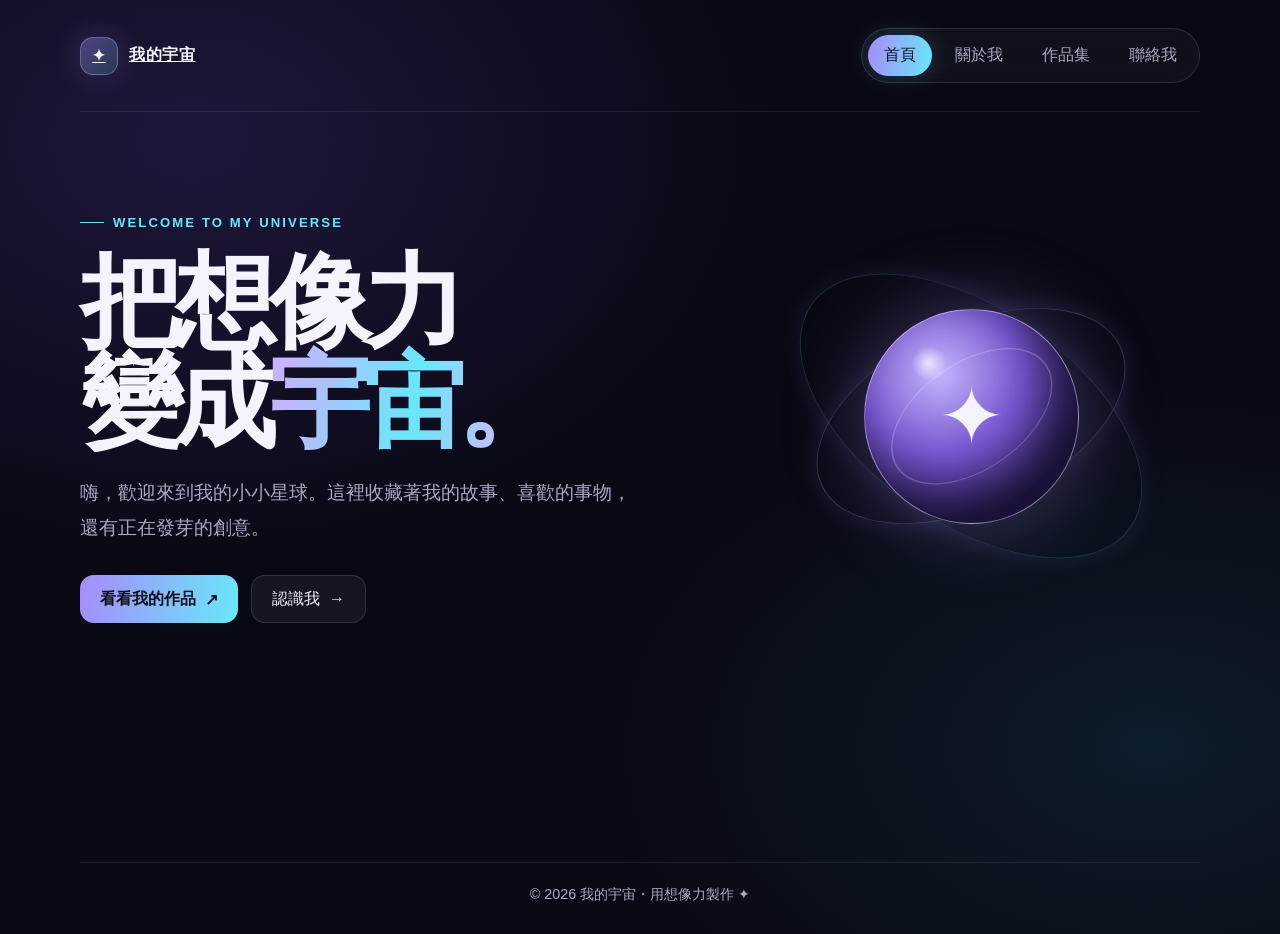
<file: index.html>
<!doctype html>
<html lang="zh-Hant">
<head>
  <meta charset="utf-8">
  <meta name="viewport" content="width=device-width, initial-scale=1">
  <meta name="theme-color" content="#090914">
  <title>我的宇宙｜個人網站</title>

  <style>
    :root {
      color-scheme: dark;
      --bg: #090914;
      --panel: rgba(255, 255, 255, .055);
      --line: rgba(255, 255, 255, .12);
      --text: #f5f3ff;
      --muted: #aaa7c4;
      --purple: #a78bfa;
      --cyan: #67e8f9;
      --pink: #f0abfc;
    }

    * {
      box-sizing: border-box;
    }

    html {
      min-height: 100%;
      background: var(--bg);
    }

    body {
      min-height: 100vh;
      margin: 0;
      overflow-x: hidden;
      color: var(--text);
      font-family: Inter, "Noto Sans TC", "Microsoft JhengHei", sans-serif;
      background:
        radial-gradient(ellipse at 15% 15%, rgba(108, 72, 200, .22), transparent 38%),
        radial-gradient(ellipse at 90% 80%, rgba(39, 170, 190, .12), transparent 35%),
        var(--bg);
    }

    button, a {
      font: inherit;
    }

    button:focus-visible, a:focus-visible {
      outline: 2px solid var(--cyan);
      outline-offset: 4px;
    }

    .stars {
      position: fixed;
      inset: 0;
      z-index: -1;
      pointer-events: none;
      opacity: .42;
      background-image:
        radial-gradient(1px 1px at 10% 18%, white 99%, transparent),
        radial-gradient(1px 1px at 73% 12%, white 99%, transparent),
        radial-gradient(2px 2px at 88% 43%, #c4b5fd 99%, transparent),
        radial-gradient(1px 1px at 35% 77%, white 99%, transparent),
        radial-gradient(1px 1px at 62% 65%, #a5f3fc 99%, transparent),
        radial-gradient(2px 2px at 20% 54%, #f0abfc 99%, transparent);
      background-size: 340px 300px;
    }

    .shell {
      width: min(1120px, calc(100% - 40px));
      margin: 0 auto;
    }

    header {
      display: flex;
      align-items: center;
      justify-content: space-between;
      gap: 20px;
      padding: 28px 0;
      border-bottom: 1px solid rgba(255, 255, 255, .08);
    }

    .brand {
      display: flex;
      align-items: center;
      gap: 11px;
      color: var(--text);
      font-weight: 800;
      letter-spacing: .04em;
    }

    .brand-mark {
      display: grid;
      width: 38px;
      height: 38px;
      place-items: center;
      border: 1px solid rgba(255, 255, 255, .24);
      border-radius: 13px;
      background: linear-gradient(135deg, rgba(167, 139, 250, .4), rgba(103, 232, 249, .18));
      box-shadow: 0 0 28px rgba(167, 139, 250, .22);
    }

    nav {
      display: flex;
      flex-wrap: wrap;
      gap: 7px;
      padding: 6px;
      border: 1px solid var(--line);
      border-radius: 999px;
      background: rgba(255, 255, 255, .035);
      backdrop-filter: blur(16px);
    }

    .nav-button {
      padding: 10px 16px;
      border: 0;
      border-radius: 999px;
      color: var(--muted);
      background: transparent;
      cursor: pointer;
      transition: .2s ease;
    }

    .nav-button:hover {
      color: white;
      background: rgba(255, 255, 255, .08);
    }

    .nav-button.active {
      color: #11101c;
      background: linear-gradient(100deg, var(--purple), var(--cyan));
      box-shadow: 0 0 24px rgba(103, 232, 249, .19);
    }

    main {
      min-height: calc(100vh - 150px);
      padding: 54px 0 72px;
    }

    .page {
      display: none;
      animation: appear .45s ease both;
    }

    .page.active {
      display: block;
    }

    @keyframes appear {
      from { opacity: 0; transform: translateY(12px); }
      to { opacity: 1; transform: translateY(0); }
    }

    .eyebrow {
      display: inline-flex;
      align-items: center;
      gap: 9px;
      color: var(--cyan);
      font-size: .82rem;
      font-weight: 700;
      letter-spacing: .16em;
      text-transform: uppercase;
    }

    .eyebrow::before {
      width: 24px;
      height: 1px;
      content: "";
      background: currentColor;
    }

    .hero {
      display: grid;
      min-height: 500px;
      grid-template-columns: 1.15fr .85fr;
      align-items: center;
      gap: 44px;
    }

    h1 {
      max-width: 720px;
      margin: 22px 0;
      font-size: clamp(3rem, 8vw, 6.7rem);
      line-height: .98;
      letter-spacing: -.075em;
    }

    .gradient-text {
      color: transparent;
      background: linear-gradient(100deg, #c4b5fd 8%, #67e8f9 52%, #f0abfc 95%);
      background-clip: text;
      -webkit-background-clip: text;
    }

    .intro {
      max-width: 560px;
      color: var(--muted);
      font-size: clamp(1rem, 2vw, 1.16rem);
      line-height: 1.9;
    }

    .actions {
      display: flex;
      flex-wrap: wrap;
      gap: 13px;
      margin-top: 30px;
    }

    .button {
      display: inline-flex;
      min-height: 48px;
      align-items: center;
      justify-content: center;
      gap: 9px;
      padding: 0 20px;
      border: 1px solid var(--line);
      border-radius: 14px;
      color: var(--text);
      text-decoration: none;
      background: rgba(255, 255, 255, .055);
      cursor: pointer;
      transition: transform .2s ease, border-color .2s ease, background .2s ease;
    }

    .button:hover {
      transform: translateY(-3px);
      border-color: rgba(103, 232, 249, .5);
      background: rgba(255, 255, 255, .1);
    }

    .button.primary {
      border: 0;
      color: #11101c;
      font-weight: 800;
      background: linear-gradient(100deg, var(--purple), var(--cyan));
    }

    .art {
      position: relative;
      display: grid;
      min-height: 380px;
      place-items: center;
      isolation: isolate;
    }

    .orbit {
      position: absolute;
      width: min(330px, 75vw);
      aspect-ratio: 1;
      border: 1px solid rgba(196, 181, 253, .23);
      border-radius: 50%;
      transform: rotate(-25deg) scaleY(.55);
      box-shadow: 0 0 35px rgba(167, 139, 250, .12);
    }

    .orbit.two {
      width: min(390px, 88vw);
      border-color: rgba(103, 232, 249, .18);
      transform: rotate(35deg) scaleY(.55);
    }

    .planet {
      position: relative;
      display: grid;
      width: 215px;
      aspect-ratio: 1;
      place-items: center;
      border: 1px solid rgba(255, 255, 255, .38);
      border-radius: 50%;
      font-size: 5rem;
      background:
        radial-gradient(circle at 30% 25%, rgba(255,255,255,.7), transparent 8%),
        radial-gradient(circle at 35% 30%, #c4b5fd, #7655ce 40%, #30205d 72%);
      box-shadow:
        inset -22px -25px 45px rgba(8, 7, 25, .6),
        0 0 80px rgba(167, 139, 250, .34);
      animation: float 5s ease-in-out infinite;
    }

    .planet::after {
      position: absolute;
      inset: 25%;
      border: 1px solid rgba(255,255,255,.2);
      border-radius: 50%;
      content: "";
      transform: rotate(-35deg) scaleX(1.7);
    }

    @keyframes float {
      50% { transform: translateY(-12px); }
    }

    .section-heading {
      margin: 16px 0 12px;
      font-size: clamp(2.4rem, 6vw, 4.5rem);
      letter-spacing: -.06em;
    }

    .section-copy {
      max-width: 680px;
      margin: 0 0 34px;
      color: var(--muted);
      line-height: 1.9;
    }

    .grid {
      display: grid;
      grid-template-columns: repeat(3, 1fr);
      gap: 17px;
      margin-top: 30px;
    }

    .card {
      position: relative;
      overflow: hidden;
      min-height: 190px;
      padding: 25px;
      border: 1px solid var(--line);
      border-radius: 22px;
      background: linear-gradient(145deg, rgba(255,255,255,.075), rgba(255,255,255,.025));
      transition: transform .25s ease, border-color .25s ease;
    }

    .card:hover {
      transform: translateY(-5px);
      border-color: rgba(167, 139, 250, .52);
    }

    .card-icon {
      display: grid;
      width: 48px;
      height: 48px;
      margin-bottom: 22px;
      place-items: center;
      border: 1px solid rgba(255,255,255,.13);
      border-radius: 15px;
      font-size: 1.35rem;
      background: rgba(167, 139, 250, .12);
    }

    .card h3 {
      margin: 0 0 9px;
      font-size: 1.15rem;
    }

    .card p {
      margin: 0;
      color: var(--muted);
      line-height: 1.7;
    }

    .work-card {
      display: flex;
      min-height: 260px;
      flex-direction: column;
      justify-content: flex-end;
      background:
        radial-gradient(circle at 75% 22%, rgba(103,232,249,.4), transparent 22%),
        linear-gradient(145deg, rgba(113,81,186,.48), rgba(22,28,51,.7));
    }

    .work-card:nth-child(2) {
      background:
        radial-gradient(circle at 75% 22%, rgba(240,171,252,.4), transparent 22%),
        linear-gradient(145deg, rgba(121,56,112,.42), rgba(32,27,57,.8));
    }

    .work-card:nth-child(3) {
      background:
        radial-gradient(circle at 75% 22%, rgba(251,191,36,.35), transparent 22%),
        linear-gradient(145deg, rgba(127,81,52,.42), rgba(32,27,57,.8));
    }

    .tag {
      align-self: flex-start;
      margin-bottom: 15px;
      padding: 6px 10px;
      border: 1px solid rgba(255,255,255,.2);
      border-radius: 999px;
      color: #e8e4ff;
      font-size: .8rem;
      background: rgba(0,0,0,.15);
    }

    .contact-panel {
      max-width: 740px;
      padding: clamp(24px, 6vw, 48px);
      border: 1px solid var(--line);
      border-radius: 28px;
      background: linear-gradient(135deg, rgba(167,139,250,.12), rgba(103,232,249,.055));
      box-shadow: 0 24px 80px rgba(0,0,0,.2);
    }

    footer {
      padding: 22px 0 30px;
      border-top: 1px solid rgba(255, 255, 255, .08);
      color: var(--muted);
      font-size: .9rem;
      text-align: center;
    }

    @media (max-width: 760px) {
      .shell {
        width: min(100% - 28px, 600px);
      }

      header {
        align-items: flex-start;
        flex-direction: column;
      }

      nav {
        width: 100%;
        justify-content: space-between;
        border-radius: 18px;
      }

      .nav-button {
        flex: 1;
        padding: 10px 8px;
        font-size: .9rem;
      }

      main {
        padding-top: 38px;
      }

      .hero {
        min-height: auto;
        grid-template-columns: 1fr;
        gap: 5px;
      }

      .art {
        min-height: 300px;
      }

      .planet {
        width: 175px;
      }

      .grid {
        grid-template-columns: 1fr;
      }

      .card {
        min-height: 160px;
      }
    }

    @media (prefers-reduced-motion: reduce) {
      *, *::before, *::after {
        scroll-behavior: auto !important;
        animation-duration: .01ms !important;
        animation-iteration-count: 1 !important;
        transition-duration: .01ms !important;
      }
    }
  </style>
</head>

<body>
  <div class="stars" aria-hidden="true"></div>

  <div class="shell">
    <header>
      <a class="brand" href="#" aria-label="我的宇宙，回到首頁" data-go="home">
        <span class="brand-mark" aria-hidden="true">✦</span>
        <span>我的宇宙</span>
      </a>

      <nav aria-label="網站分頁">
        <button class="nav-button active" type="button" data-page="home" aria-current="page">首頁</button>
        <button class="nav-button" type="button" data-page="about">關於我</button>
        <button class="nav-button" type="button" data-page="works">作品集</button>
        <button class="nav-button" type="button" data-page="contact">聯絡我</button>
      </nav>
    </header>

    <main>
      <section class="page active" id="home" aria-labelledby="home-title">
        <div class="hero">
          <div>
            <span class="eyebrow">WELCOME TO MY UNIVERSE</span>
            <h1 id="home-title">把想像力<br>變成<span class="gradient-text">宇宙。</span></h1>
            <p class="intro">
              嗨，歡迎來到我的小小星球。這裡收藏著我的故事、喜歡的事物，
              還有正在發芽的創意。
            </p>
            <div class="actions">
              <button class="button primary" type="button" data-go="works">看看我的作品 <span aria-hidden="true">↗</span></button>
              <button class="button" type="button" data-go="about">認識我 <span aria-hidden="true">→</span></button>
            </div>
          </div>

          <div class="art" aria-hidden="true">
            <div class="orbit"></div>
            <div class="orbit two"></div>
            <div class="planet">✦</div>
          </div>
        </div>
      </section>

      <section class="page" id="about" aria-labelledby="about-title" hidden>
        <span class="eyebrow">A LITTLE ABOUT ME</span>
        <h2 class="section-heading" id="about-title">關於<span class="gradient-text">這顆星球</span></h2>
        <p class="section-copy">
          我是正在探索世界的創作者，喜歡把靈感變成看得見、摸得到的作品。
          這個網站是我的數位基地，記錄學習、創作和生活裡的小小發現。
        </p>

        <div class="grid">
          <article class="card">
            <div class="card-icon" aria-hidden="true">🎨</div>
            <h3>喜歡創作</h3>
            <p>用色彩、文字和設計，把腦袋裡的想法帶到現實。</p>
          </article>
          <article class="card">
            <div class="card-icon" aria-hidden="true">🚀</div>
            <h3>持續探索</h3>
            <p>每一次嘗試都是新的旅程，保持好奇，也勇敢出發。</p>
          </article>
          <article class="card">
            <div class="card-icon" aria-hidden="true">☕</div>
            <h3>日常靈感</h3>
            <p>音樂、咖啡、散步和觀察生活，都是靈感的來源。</p>
          </article>
        </div>
      </section>

      <section class="page" id="works" aria-labelledby="works-title" hidden>
        <span class="eyebrow">SELECTED CREATIONS</span>
        <h2 class="section-heading" id="works-title">我的<span class="gradient-text">作品集</span></h2>
        <p class="section-copy">這裡可以放上你的作品、計畫、照片或任何想分享的成果。</p>

        <div class="grid">
          <article class="card work-card">
            <span class="tag">設計 ✦ 01</span>
            <h3>星際靈感計畫</h3>
            <p>把靈感整理成一場視覺冒險。</p>
          </article>
          <article class="card work-card">
            <span class="tag">創作 ✦ 02</span>
            <h3>夢境收藏所</h3>
            <p>收集生活裡那些不想忘記的瞬間。</p>
          </article>
          <article class="card work-card">
            <span class="tag">網站 ✦ 03</span>
            <h3>我的第一個網站</h3>
            <p>從一行程式碼開始，打造自己的小宇宙。</p>
          </article>
        </div>
      </section>

      <section class="page" id="contact" aria-labelledby="contact-title" hidden>
        <div class="contact-panel">
          <span class="eyebrow">LET'S CONNECT</span>
          <h2 class="section-heading" id="contact-title">一起聊聊<span class="gradient-text">吧。</span></h2>
          <p class="section-copy">
            有合作想法、想交流，或只是想說聲嗨？歡迎寄信給我！
            記得把下面的信箱換成你自己的。
          </p>
          <a class="button primary" href="mailto:hiyohibaluobuo@gmail.com">
            寄一封信 <span aria-hidden="true">↗</span>
          </a>
        </div>
      </section>
    </main>

    <footer>© 2026 我的宇宙・用想像力製作 ✦</footer>
  </div>

  <script>
    const pages = document.querySelectorAll(".page");
    const navButtons = document.querySelectorAll(".nav-button");

    function showPage(pageName) {
      pages.forEach((page) => {
        const isCurrent = page.id === pageName;
        page.classList.toggle("active", isCurrent);
        page.hidden = !isCurrent;
      });

      navButtons.forEach((button) => {
        const isCurrent = button.dataset.page === pageName;
        button.classList.toggle("active", isCurrent);

        if (isCurrent) {
          button.setAttribute("aria-current", "page");
        } else {
          button.removeAttribute("aria-current");
        }
      });

      window.scrollTo({ top: 0, behavior: "smooth" });
    }

    navButtons.forEach((button) => {
      button.addEventListener("click", () => showPage(button.dataset.page));
    });

    document.querySelectorAll("[data-go]").forEach((button) => {
      button.addEventListener("click", () => showPage(button.dataset.go));
    });
  </script>
</body>
</html>
</file>
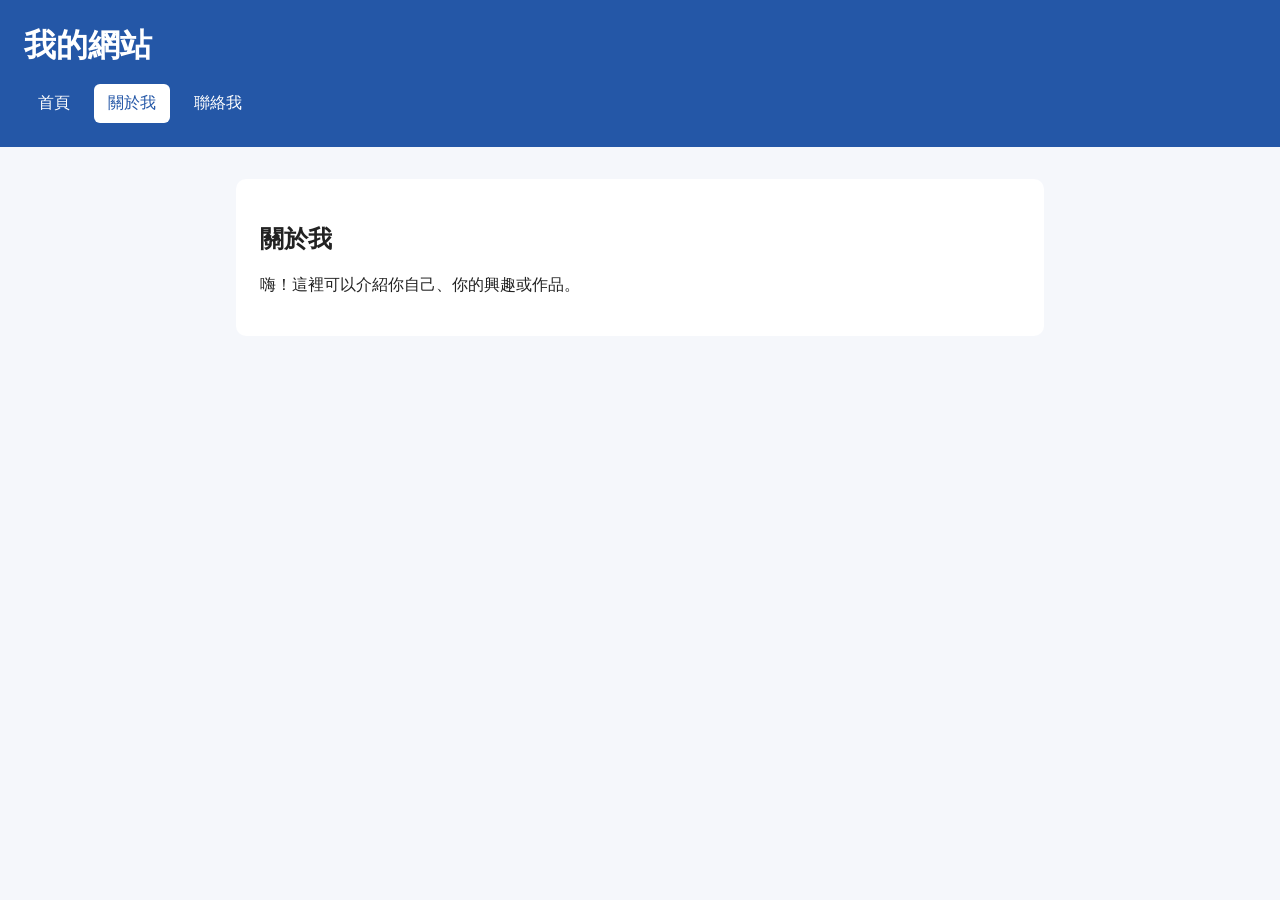
<file: about.html>
<!doctype html>
<html lang="zh-Hant">
<head>
  <meta charset="utf-8">
  <meta name="viewport" content="width=device-width, initial-scale=1">
  <title>我的網站｜關於我</title>
  <link rel="stylesheet" href="style.css">
</head>
<body>
  <header>
    <h1>我的網站</h1>
    <nav>
      <a href="index.html">首頁</a>
      <a class="active" href="about.html">關於我</a>
      <a href="contact.html">聯絡我</a>
    </nav>
  </header>

  <main>
    <h2>關於我</h2>
    <p>嗨！這裡可以介紹你自己、你的興趣或作品。</p>
  </main>
</body>
</html>
</file>
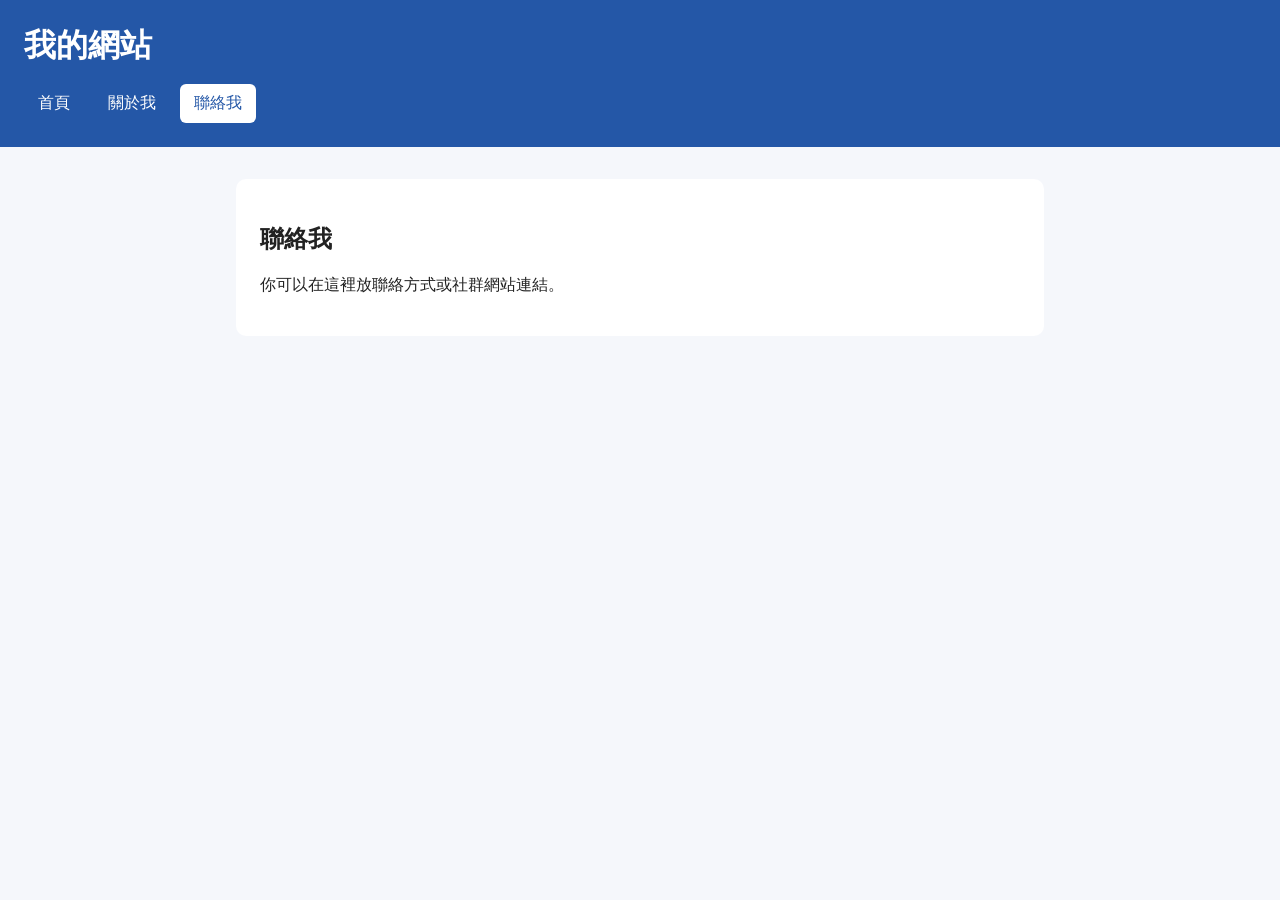
<file: contact.html>
<!doctype html>
<html lang="zh-Hant">
<head>
  <meta charset="utf-8">
  <meta name="viewport" content="width=device-width, initial-scale=1">
  <title>我的網站｜聯絡我</title>
  <link rel="stylesheet" href="style.css">
</head>
<body>
  <header>
    <h1>我的網站</h1>
    <nav>
      <a href="index.html">首頁</a>
      <a href="about.html">關於我</a>
      <a class="active" href="contact.html">聯絡我</a>
    </nav>
  </header>

  <main>
    <h2>聯絡我</h2>
    <p>你可以在這裡放聯絡方式或社群網站連結。</p>
  </main>
</body>
</html>
</file>
<file: style.css>
body {
  margin: 0;
  font-family: sans-serif;
  color: #222;
  background: #f5f7fb;
}

header {
  padding: 24px;
  color: white;
  background: #2457a7;
}

header h1 {
  margin: 0 0 16px;
}

nav {
  display: flex;
  gap: 10px;
  flex-wrap: wrap;
}

nav a {
  padding: 9px 14px;
  color: white;
  text-decoration: none;
  border-radius: 6px;
}

nav a:hover,
nav a.active {
  color: #2457a7;
  background: white;
}

main {
  max-width: 760px;
  margin: 32px auto;
  padding: 24px;
  background: white;
  border-radius: 10px;
}
</file>
